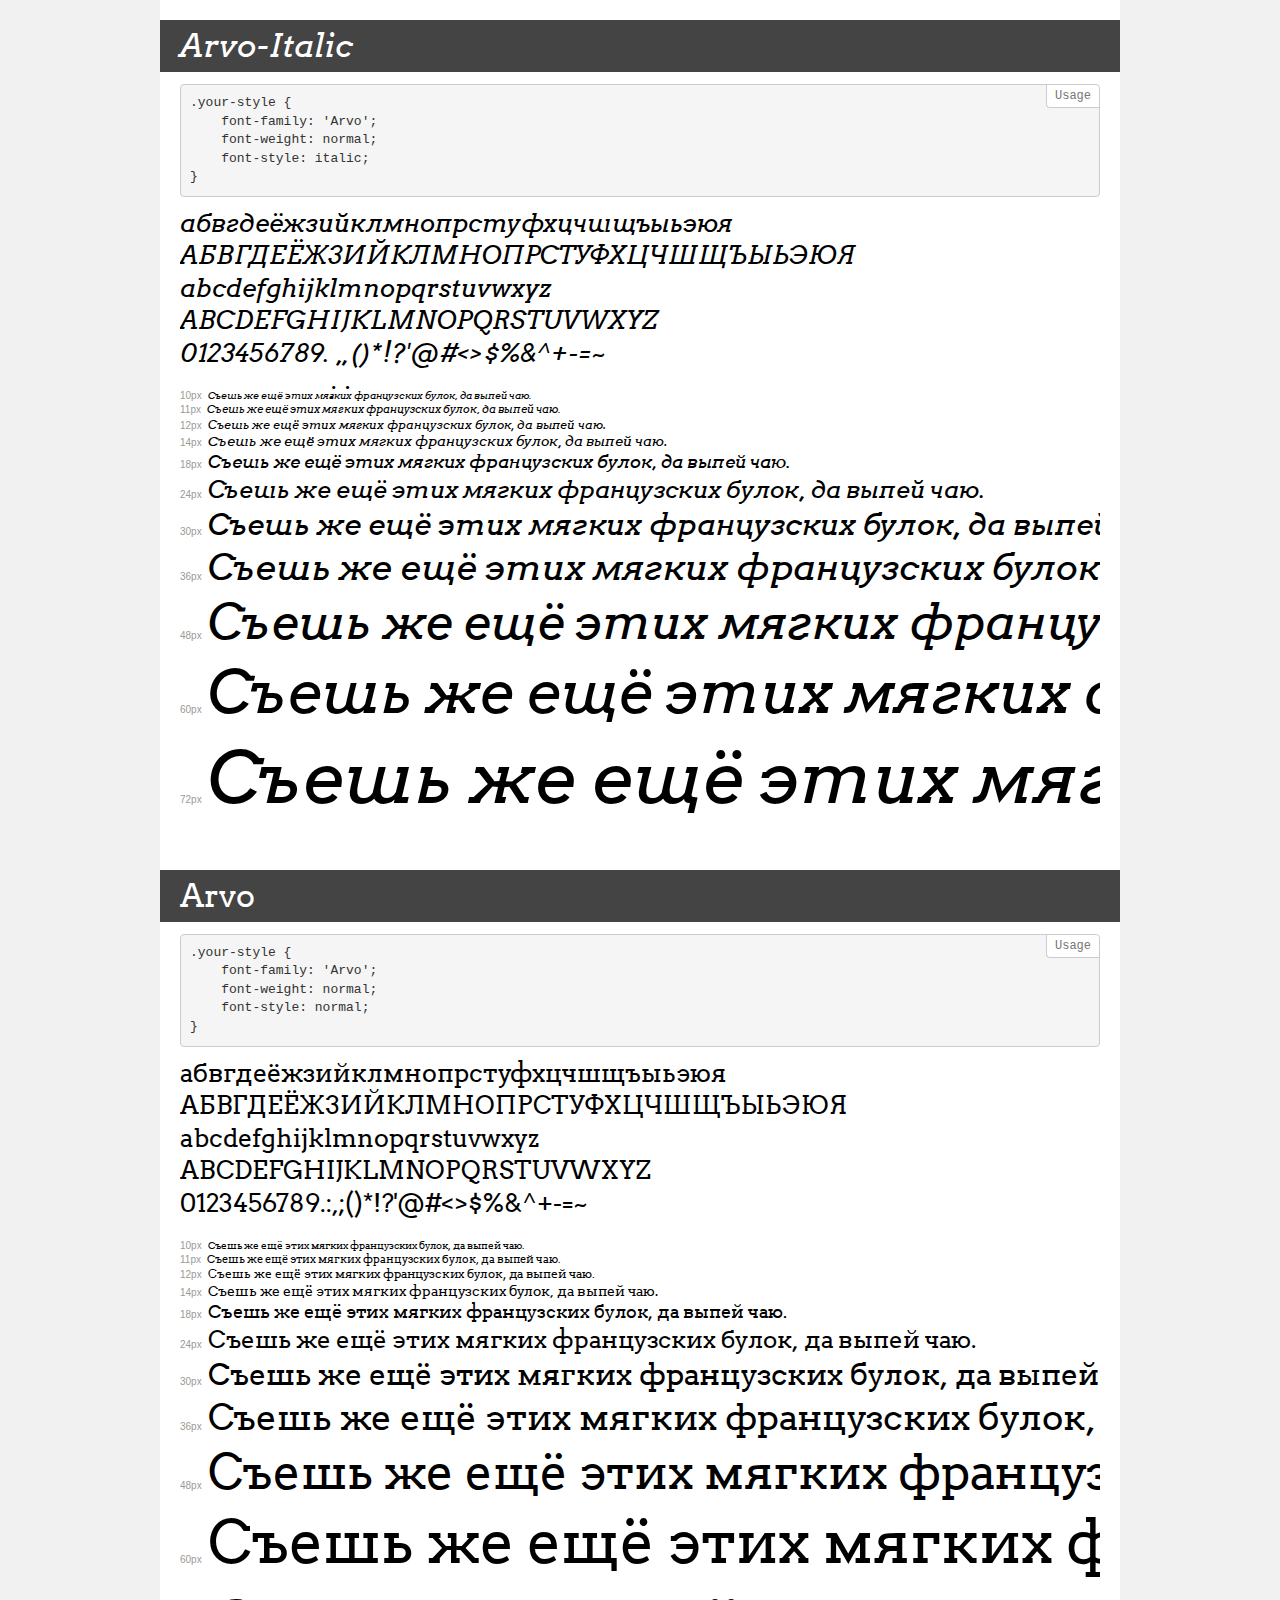
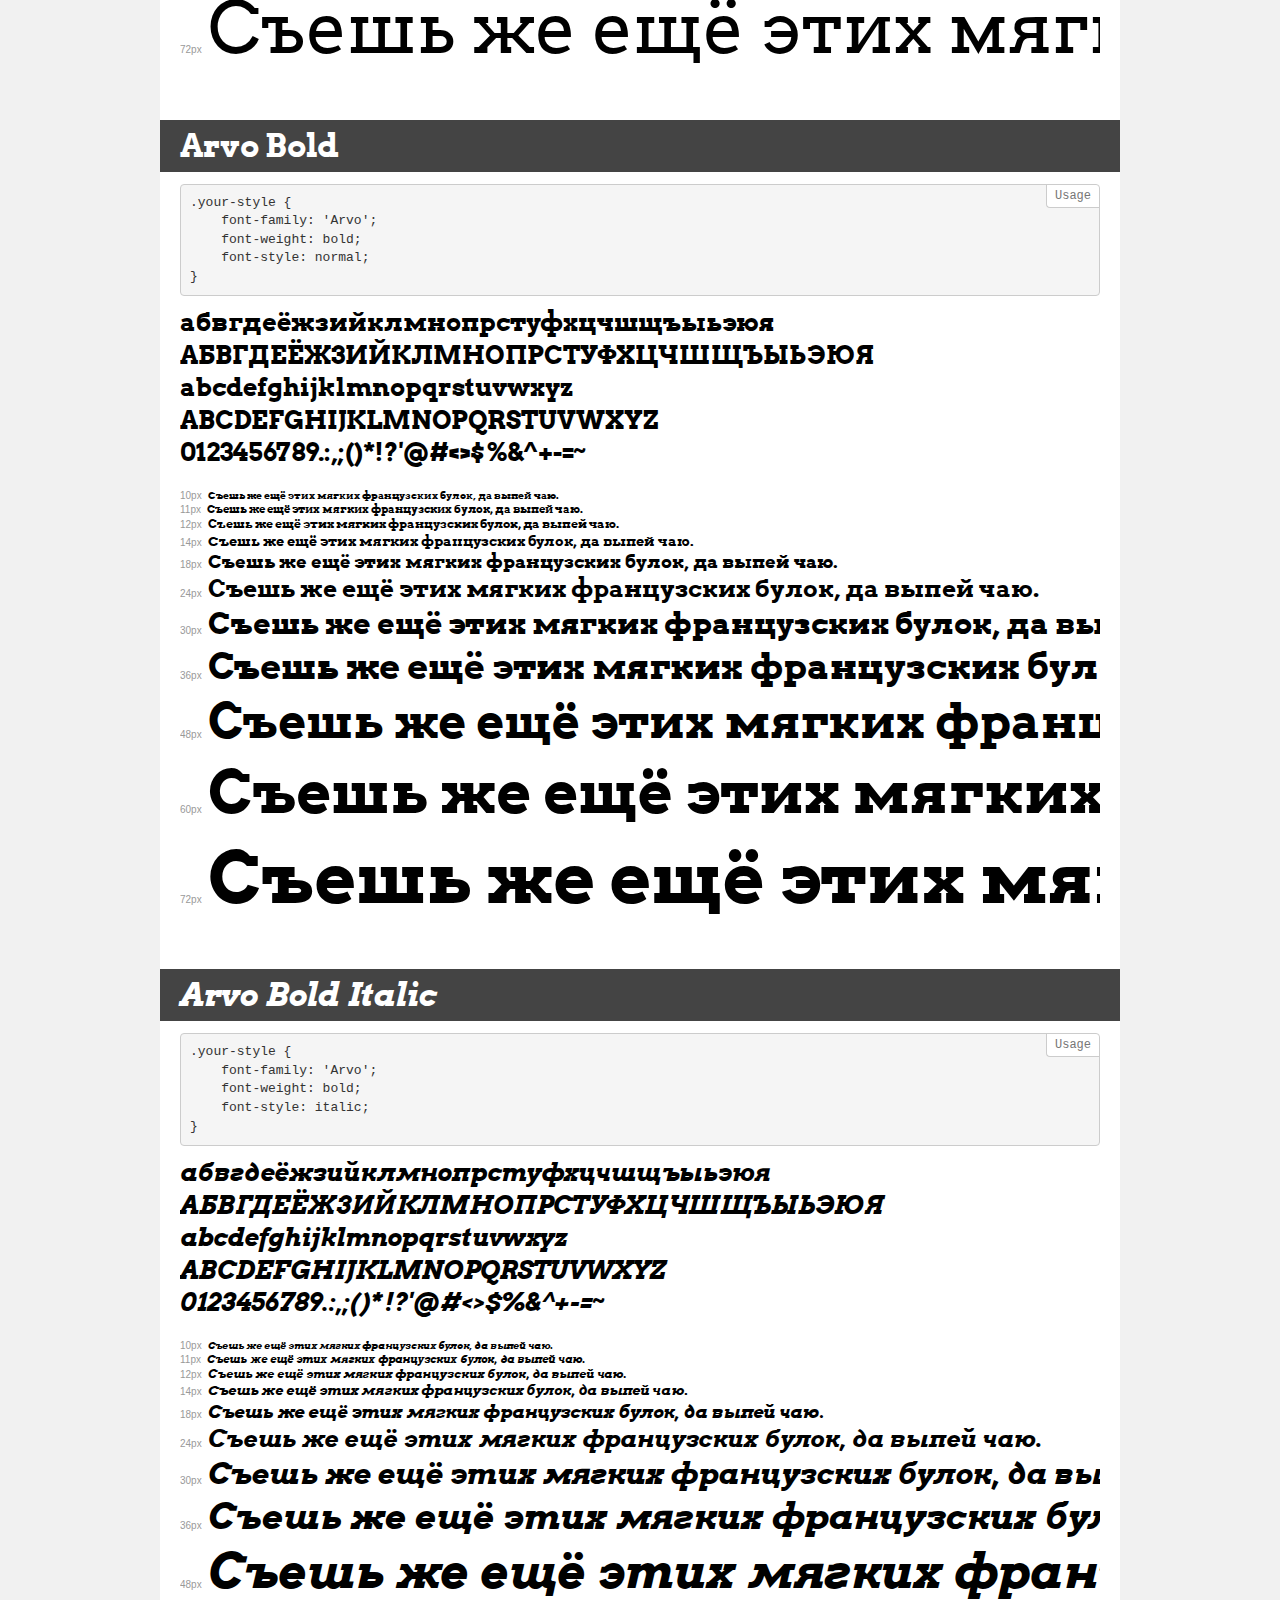
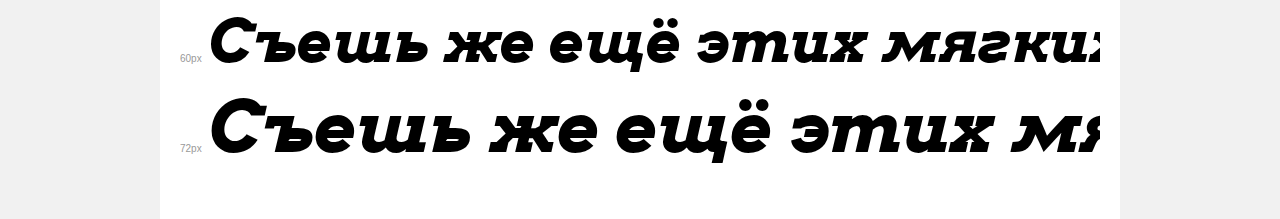
<file: fonts/Arvo/demo.html>
<!DOCTYPE html>
<html>
<head>
	<meta charset="utf-8">
	<meta http-equiv="X-UA-Compatible" content="IE=edge">
	<meta name="viewport" content="width=device-width, initial-scale=1">
	<meta name="robots" content="noindex, noarchive">
	<title>Transfonter demo</title>
	<link href="stylesheet.css" rel="stylesheet">
	<style>
		/*
		http://meyerweb.com/eric/tools/css/reset/
		v2.0 | 20110126
		License: none (public domain)
		*/
		html, body, div, span, applet, object, iframe,
		h1, h2, h3, h4, h5, h6, p, blockquote, pre,
		a, abbr, acronym, address, big, cite, code,
		del, dfn, em, img, ins, kbd, q, s, samp,
		small, strike, strong, sub, sup, tt, var,
		b, u, i, center,
		dl, dt, dd, ol, ul, li,
		fieldset, form, label, legend,
		table, caption, tbody, tfoot, thead, tr, th, td,
		article, aside, canvas, details, embed,
		figure, figcaption, footer, header, hgroup,
		menu, nav, output, ruby, section, summary,
		time, mark, audio, video {
			margin: 0;
			padding: 0;
			border: 0;
			font-size: 100%;
			font: inherit;
			vertical-align: baseline;
		}
		/* HTML5 display-role reset for older browsers */
		article, aside, details, figcaption, figure,
		footer, header, hgroup, menu, nav, section {
			display: block;
		}
		body {
			line-height: 1;
		}
		ol, ul {
			list-style: none;
		}
		blockquote, q {
			quotes: none;
		}
		blockquote:before, blockquote:after,
		q:before, q:after {
			content: '';
			content: none;
		}
		table {
			border-collapse: collapse;
			border-spacing: 0;
		}
		/* common styles */
		body {
			background: #f1f1f1;
			color: #000;
		}
		.page {
			background: #fff;
			width: 920px;
			margin: 0 auto;
			padding: 20px 20px 0 20px;
			overflow: hidden;
		}
		.font-container {
			overflow-x: auto;
			overflow-y: hidden;
			margin-bottom: 40px;
			line-height: 1.3;
			white-space: nowrap;
			padding-bottom: 5px;
		}
		h1 {
			position: relative;
			background: #444;
			font-size: 32px;
			color: #fff;
			padding: 10px 20px;
			margin: 0 -20px 12px -20px;
		}
		.letters {
			font-size: 25px;
			margin-bottom: 20px;
		}
		.s10:before {
			content: '10px';
		}
		.s11:before {
			content: '11px';
		}
		.s12:before {
			content: '12px';
		}
		.s14:before {
			content: '14px';
		}
		.s18:before {
			content: '18px';
		}
		.s24:before {
			content: '24px';
		}
		.s30:before {
			content: '30px';
		}
		.s36:before {
			content: '36px';
		}
		.s48:before {
			content: '48px';
		}
		.s60:before {
			content: '60px';
		}
		.s72:before {
			content: '72px';
		}
		.s10:before, .s11:before, .s12:before, .s14:before,
		.s18:before, .s24:before, .s30:before, .s36:before,
		.s48:before, .s60:before, .s72:before {
			font-family: Arial, sans-serif;
			font-size: 10px;
			font-weight: normal;
			font-style: normal;
			color: #999;
			padding-right: 6px;
		}
		pre {
			display: block;
			position: relative;
			padding: 9px;
			margin: 0 0 10px;
			font-family: Monaco, Menlo, Consolas, "Courier New", monospace !important;
			font-size: 13px;
			line-height: 1.428571429;
			color: #333;
			font-weight: normal !important;
			font-style: normal !important;
			background-color: #f5f5f5;
			border: 1px solid #ccc;
			overflow-x: auto;
			border-radius: 4px;
		}
		pre:after {
			display: block;
			position: absolute;
			right: 0;
			top: 0;
			content: 'Usage';
			line-height: 1;
			padding: 5px 8px;
			font-size: 12px;
			color: #767676;
			background-color: #fff;
			border: 1px solid #ccc;
			border-right: none;
			border-top: none;
			border-radius: 0 4px 0 4px;
			z-index: 10;
		}
		/* responsive */
		@media (max-width: 959px) {
			.page {
				width: auto;
				margin: 0;
			}
		}
	</style>
</head>
<body>
<div class="page">
	<div class="demo" style="font-family: 'Arvo'; font-weight: normal; font-style: italic;">
		<h1>Arvo-Italic</h1>
		<pre>.your-style {
    font-family: 'Arvo';
    font-weight: normal;
    font-style: italic;
}</pre>
		<div class="font-container">
			<p class="letters">
				абвгдеёжзийклмнопрстуфхцчшщъыьэюя <br />
				АБВГДЕЁЖЗИЙКЛМНОПРСТУФХЦЧШЩЪЫЬЭЮЯ <br />
				abcdefghijklmnopqrstuvwxyz <br />
				ABCDEFGHIJKLMNOPQRSTUVWXYZ <br />				0123456789.:,;()*!?'@#<>$%&^+-=~
			</p>
			<p class="s10" style="font-size: 10px;">Съешь же ещё этих мягких французских булок, да выпей чаю.</p>
			<p class="s11" style="font-size: 11px;">Съешь же ещё этих мягких французских булок, да выпей чаю.</p>
			<p class="s12" style="font-size: 12px;">Съешь же ещё этих мягких французских булок, да выпей чаю.</p>
			<p class="s14" style="font-size: 14px;">Съешь же ещё этих мягких французских булок, да выпей чаю.</p>
			<p class="s18" style="font-size: 18px;">Съешь же ещё этих мягких французских булок, да выпей чаю.</p>
			<p class="s24" style="font-size: 24px;">Съешь же ещё этих мягких французских булок, да выпей чаю.</p>
			<p class="s30" style="font-size: 30px;">Съешь же ещё этих мягких французских булок, да выпей чаю.</p>
			<p class="s36" style="font-size: 36px;">Съешь же ещё этих мягких французских булок, да выпей чаю.</p>
			<p class="s48" style="font-size: 48px;">Съешь же ещё этих мягких французских булок, да выпей чаю.</p>
			<p class="s60" style="font-size: 60px;">Съешь же ещё этих мягких французских булок, да выпей чаю.</p>
			<p class="s72" style="font-size: 72px;">Съешь же ещё этих мягких французских булок, да выпей чаю.</p>
		</div>
	</div>
	<div class="demo" style="font-family: 'Arvo'; font-weight: normal; font-style: normal;">
		<h1>Arvo</h1>
		<pre>.your-style {
    font-family: 'Arvo';
    font-weight: normal;
    font-style: normal;
}</pre>
		<div class="font-container">
			<p class="letters">
				абвгдеёжзийклмнопрстуфхцчшщъыьэюя <br />
				АБВГДЕЁЖЗИЙКЛМНОПРСТУФХЦЧШЩЪЫЬЭЮЯ <br />
				abcdefghijklmnopqrstuvwxyz <br />
				ABCDEFGHIJKLMNOPQRSTUVWXYZ <br />				0123456789.:,;()*!?'@#<>$%&^+-=~
			</p>
			<p class="s10" style="font-size: 10px;">Съешь же ещё этих мягких французских булок, да выпей чаю.</p>
			<p class="s11" style="font-size: 11px;">Съешь же ещё этих мягких французских булок, да выпей чаю.</p>
			<p class="s12" style="font-size: 12px;">Съешь же ещё этих мягких французских булок, да выпей чаю.</p>
			<p class="s14" style="font-size: 14px;">Съешь же ещё этих мягких французских булок, да выпей чаю.</p>
			<p class="s18" style="font-size: 18px;">Съешь же ещё этих мягких французских булок, да выпей чаю.</p>
			<p class="s24" style="font-size: 24px;">Съешь же ещё этих мягких французских булок, да выпей чаю.</p>
			<p class="s30" style="font-size: 30px;">Съешь же ещё этих мягких французских булок, да выпей чаю.</p>
			<p class="s36" style="font-size: 36px;">Съешь же ещё этих мягких французских булок, да выпей чаю.</p>
			<p class="s48" style="font-size: 48px;">Съешь же ещё этих мягких французских булок, да выпей чаю.</p>
			<p class="s60" style="font-size: 60px;">Съешь же ещё этих мягких французских булок, да выпей чаю.</p>
			<p class="s72" style="font-size: 72px;">Съешь же ещё этих мягких французских булок, да выпей чаю.</p>
		</div>
	</div>
	<div class="demo" style="font-family: 'Arvo'; font-weight: bold; font-style: normal;">
		<h1>Arvo Bold</h1>
		<pre>.your-style {
    font-family: 'Arvo';
    font-weight: bold;
    font-style: normal;
}</pre>
		<div class="font-container">
			<p class="letters">
				абвгдеёжзийклмнопрстуфхцчшщъыьэюя <br />
				АБВГДЕЁЖЗИЙКЛМНОПРСТУФХЦЧШЩЪЫЬЭЮЯ <br />
				abcdefghijklmnopqrstuvwxyz <br />
				ABCDEFGHIJKLMNOPQRSTUVWXYZ <br />				0123456789.:,;()*!?'@#<>$%&^+-=~
			</p>
			<p class="s10" style="font-size: 10px;">Съешь же ещё этих мягких французских булок, да выпей чаю.</p>
			<p class="s11" style="font-size: 11px;">Съешь же ещё этих мягких французских булок, да выпей чаю.</p>
			<p class="s12" style="font-size: 12px;">Съешь же ещё этих мягких французских булок, да выпей чаю.</p>
			<p class="s14" style="font-size: 14px;">Съешь же ещё этих мягких французских булок, да выпей чаю.</p>
			<p class="s18" style="font-size: 18px;">Съешь же ещё этих мягких французских булок, да выпей чаю.</p>
			<p class="s24" style="font-size: 24px;">Съешь же ещё этих мягких французских булок, да выпей чаю.</p>
			<p class="s30" style="font-size: 30px;">Съешь же ещё этих мягких французских булок, да выпей чаю.</p>
			<p class="s36" style="font-size: 36px;">Съешь же ещё этих мягких французских булок, да выпей чаю.</p>
			<p class="s48" style="font-size: 48px;">Съешь же ещё этих мягких французских булок, да выпей чаю.</p>
			<p class="s60" style="font-size: 60px;">Съешь же ещё этих мягких французских булок, да выпей чаю.</p>
			<p class="s72" style="font-size: 72px;">Съешь же ещё этих мягких французских булок, да выпей чаю.</p>
		</div>
	</div>
	<div class="demo" style="font-family: 'Arvo'; font-weight: bold; font-style: italic;">
		<h1>Arvo Bold Italic</h1>
		<pre>.your-style {
    font-family: 'Arvo';
    font-weight: bold;
    font-style: italic;
}</pre>
		<div class="font-container">
			<p class="letters">
				абвгдеёжзийклмнопрстуфхцчшщъыьэюя <br />
				АБВГДЕЁЖЗИЙКЛМНОПРСТУФХЦЧШЩЪЫЬЭЮЯ <br />
				abcdefghijklmnopqrstuvwxyz <br />
				ABCDEFGHIJKLMNOPQRSTUVWXYZ <br />				0123456789.:,;()*!?'@#<>$%&^+-=~
			</p>
			<p class="s10" style="font-size: 10px;">Съешь же ещё этих мягких французских булок, да выпей чаю.</p>
			<p class="s11" style="font-size: 11px;">Съешь же ещё этих мягких французских булок, да выпей чаю.</p>
			<p class="s12" style="font-size: 12px;">Съешь же ещё этих мягких французских булок, да выпей чаю.</p>
			<p class="s14" style="font-size: 14px;">Съешь же ещё этих мягких французских булок, да выпей чаю.</p>
			<p class="s18" style="font-size: 18px;">Съешь же ещё этих мягких французских булок, да выпей чаю.</p>
			<p class="s24" style="font-size: 24px;">Съешь же ещё этих мягких французских булок, да выпей чаю.</p>
			<p class="s30" style="font-size: 30px;">Съешь же ещё этих мягких французских булок, да выпей чаю.</p>
			<p class="s36" style="font-size: 36px;">Съешь же ещё этих мягких французских булок, да выпей чаю.</p>
			<p class="s48" style="font-size: 48px;">Съешь же ещё этих мягких французских булок, да выпей чаю.</p>
			<p class="s60" style="font-size: 60px;">Съешь же ещё этих мягких французских булок, да выпей чаю.</p>
			<p class="s72" style="font-size: 72px;">Съешь же ещё этих мягких французских булок, да выпей чаю.</p>
		</div>
	</div>
</div>
</body>
</html>
</file>
<file: fonts/Arvo/stylesheet.css>
/* This stylesheet generated by Transfonter (https://transfonter.org) on July 26, 2017 8:03 PM */

@font-face {
	font-family: 'Arvo';
	src: url('Arvo-Italic.eot');
	src: local('Arvo-Italic'),
		url('Arvo-Italic.eot?#iefix') format('embedded-opentype'),
		url('Arvo-Italic.woff') format('woff'),
		url('Arvo-Italic.ttf') format('truetype');
	font-weight: normal;
	font-style: italic;
}

@font-face {
	font-family: 'Arvo';
	src: url('Arvo.eot');
	src: local('Arvo'),
		url('Arvo.eot?#iefix') format('embedded-opentype'),
		url('Arvo.woff') format('woff'),
		url('Arvo.ttf') format('truetype');
	font-weight: normal;
	font-style: normal;
}

@font-face {
	font-family: 'Arvo';
	src: url('Arvo-Bold.eot');
	src: local('Arvo Bold'), local('Arvo-Bold'),
		url('Arvo-Bold.eot?#iefix') format('embedded-opentype'),
		url('Arvo-Bold.woff') format('woff'),
		url('Arvo-Bold.ttf') format('truetype');
	font-weight: bold;
	font-style: normal;
}

@font-face {
	font-family: 'Arvo';
	src: url('Arvo-BoldItalic.eot');
	src: local('Arvo Bold Italic'), local('Arvo-BoldItalic'),
		url('Arvo-BoldItalic.eot?#iefix') format('embedded-opentype'),
		url('Arvo-BoldItalic.woff') format('woff'),
		url('Arvo-BoldItalic.ttf') format('truetype');
	font-weight: bold;
	font-style: italic;
}
</file>
